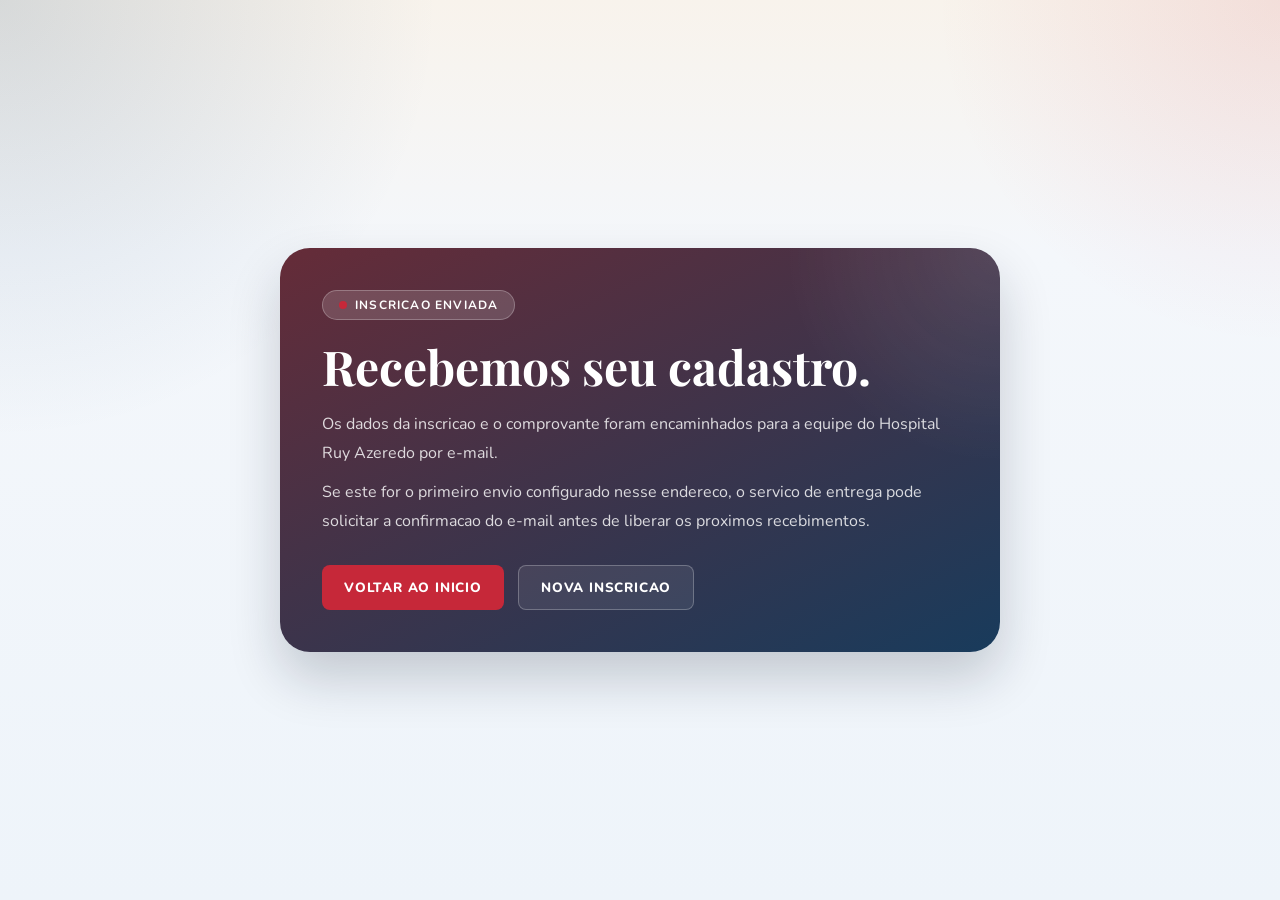
<file: payment-success.html>
<!DOCTYPE html>
<html lang="pt-BR">
<head>
  <meta charset="UTF-8">
  <meta name="viewport" content="width=device-width, initial-scale=1.0">
  <title>Inscricao enviada | Hospital Ruy Azeredo</title>
  <link rel="icon" type="image/svg+xml" href="data:image/svg+xml,%3Csvg xmlns='http://www.w3.org/2000/svg' viewBox='0 0 24 24'%3E%3Cpath fill='%23c62839' d='M12 21s-6.7-4.4-9.2-8.3C.8 9.8 2 5.8 5.7 4.5c2.2-.8 4.5.1 6.3 2.3 1.8-2.2 4.1-3.1 6.3-2.3 3.7 1.3 4.9 5.3 2.9 8.2C18.7 16.6 12 21 12 21Z'/%3E%3C/svg%3E">
  <link href="https://fonts.googleapis.com/css2?family=Nunito:wght@300;400;600;700;800&family=Playfair+Display:wght@400;600&display=swap" rel="stylesheet">
  <link rel="stylesheet" href="styles.css">
</head>
<body class="payment-body">
  <main class="success-page">
    <section class="success-card">
      <div class="hero-badge">
        <span class="badge-dot"></span>
        <span>Inscricao enviada</span>
      </div>
      <h1>Recebemos seu cadastro.</h1>
      <p>Os dados da inscricao e o comprovante foram encaminhados para a equipe do Hospital Ruy Azeredo por e-mail.</p>
      <p>Se este for o primeiro envio configurado nesse endereco, o servico de entrega pode solicitar a confirmacao do e-mail antes de liberar os proximos recebimentos.</p>
      <div class="success-actions">
        <a class="btn-primary" href="index.html#top">Voltar ao inicio</a>
        <a class="btn-secondary" href="payment.html">Nova inscricao</a>
      </div>
    </section>
  </main>
</body>
</html>
</file>
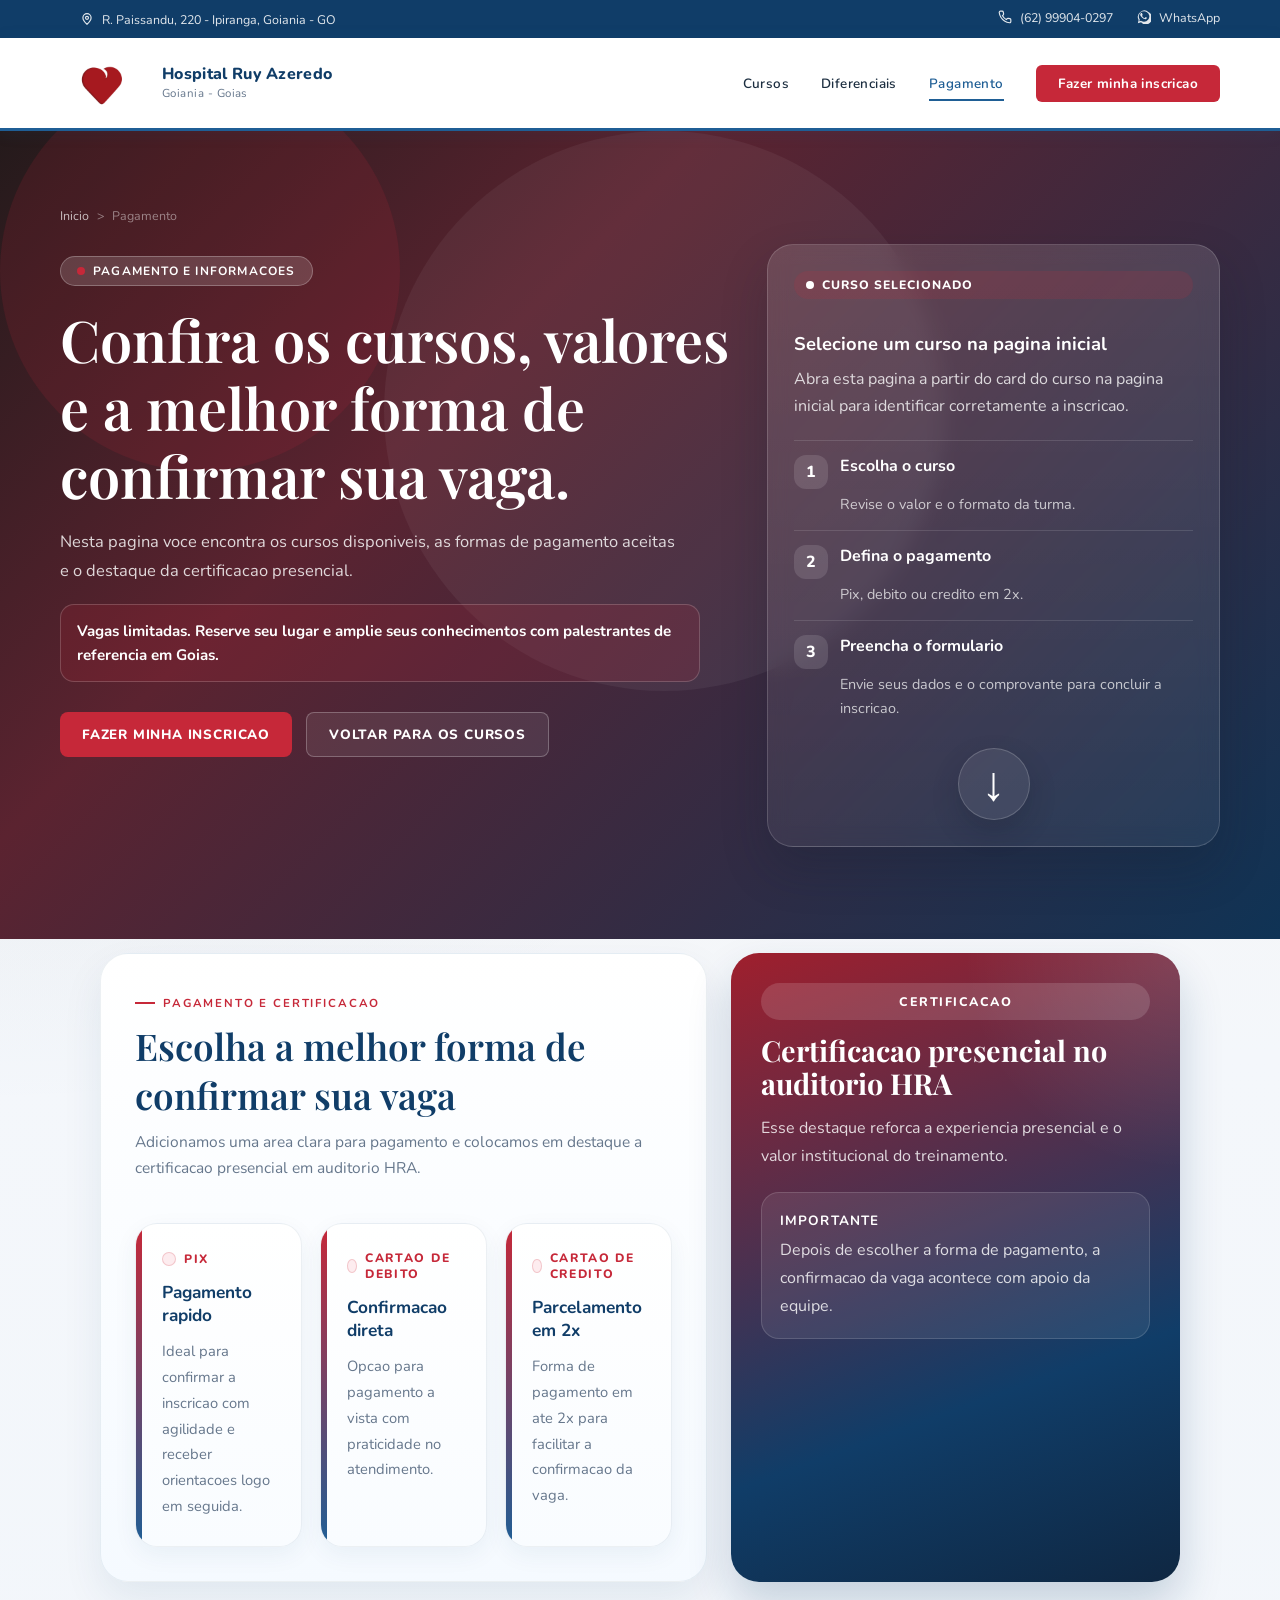
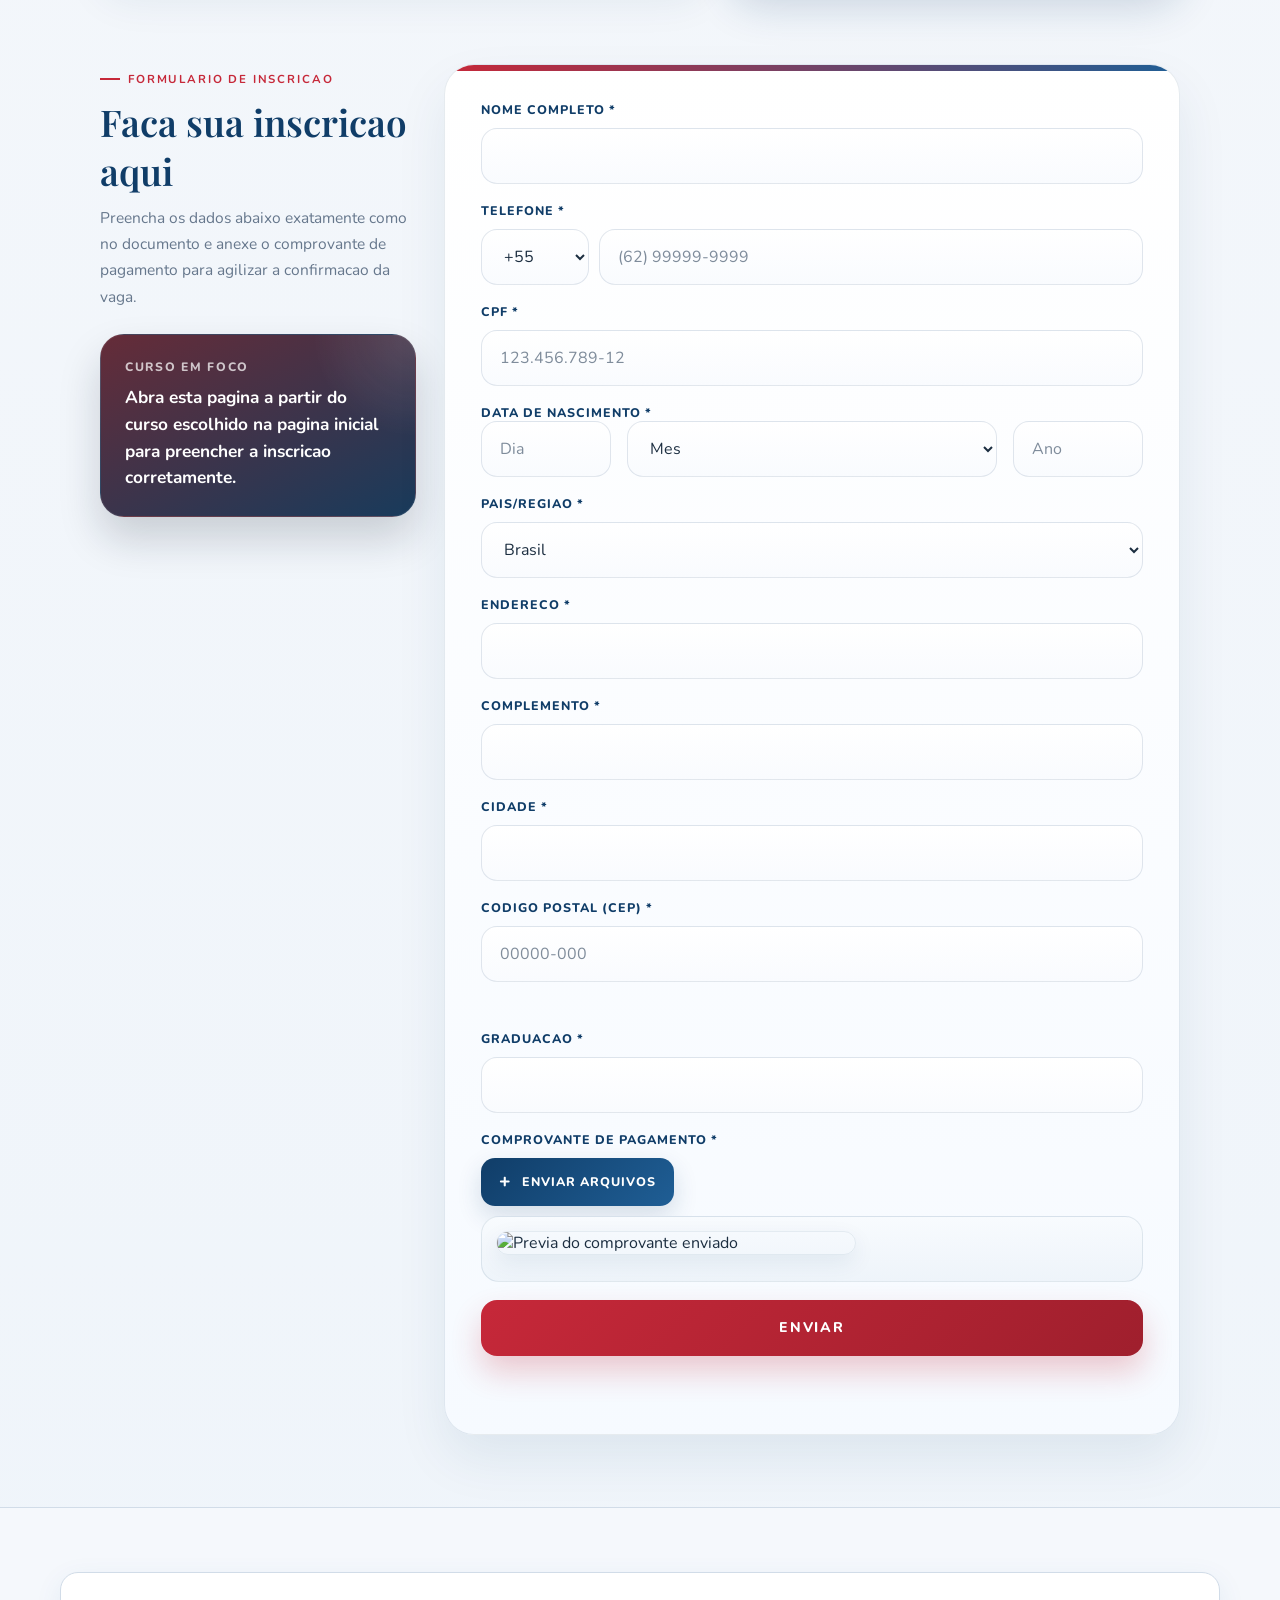
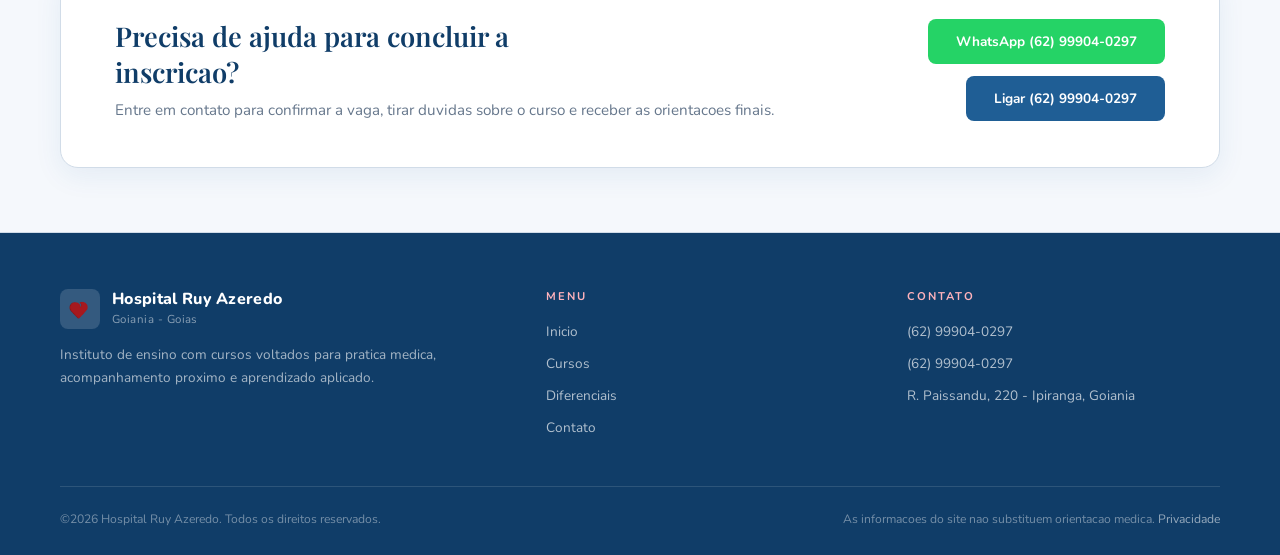
<file: payment.html>
<!DOCTYPE html>
<html lang="pt-BR">
<head>
  <meta charset="UTF-8">
  <meta name="viewport" content="width=device-width, initial-scale=1.0">
  <title>Pagamento | Hospital Ruy Azeredo</title>
  <link rel="icon" type="image/svg+xml" href="data:image/svg+xml,%3Csvg xmlns='http://www.w3.org/2000/svg' viewBox='0 0 24 24'%3E%3Cpath fill='%23c62839' d='M12 21s-6.7-4.4-9.2-8.3C.8 9.8 2 5.8 5.7 4.5c2.2-.8 4.5.1 6.3 2.3 1.8-2.2 4.1-3.1 6.3-2.3 3.7 1.3 4.9 5.3 2.9 8.2C18.7 16.6 12 21 12 21Z'/%3E%3C/svg%3E">
  <link href="https://fonts.googleapis.com/css2?family=Nunito:wght@300;400;600;700;800&family=Playfair+Display:wght@400;600&display=swap" rel="stylesheet">
  <link rel="stylesheet" href="styles.css">
</head>
<body id="top" class="payment-body">
  <div class="topbar">
    <a class="topbar-item" id="topbar-address-link" href="https://www.google.com/maps/search/?api=1&query=R.%20Paissandu%2C%20220%20-%20Ipiranga%2C%20Goiania%20-%20GO" target="_blank" rel="noopener noreferrer">
      <svg viewBox="0 0 24 24" fill="none" stroke="currentColor" stroke-width="2" aria-hidden="true"><path d="M12 21s7-6.2 7-11.2A7 7 0 0 0 5 9.8C5 14.8 12 21 12 21Z"></path><circle cx="12" cy="10" r="2.6"></circle></svg>
      <span id="topbar-address-text">R. Paissandu, 220 - Ipiranga, Goiania - GO</span>
    </a>
    <div>
      <a class="topbar-item" id="topbar-phone-link" href="tel:+5562999040297">
        <svg viewBox="0 0 24 24" fill="none" stroke="currentColor" stroke-width="2" aria-hidden="true"><path d="M22 16.9v3a2 2 0 0 1-2.2 2 19.8 19.8 0 0 1-8.6-3.1 19.5 19.5 0 0 1-6-6A19.8 19.8 0 0 1 2.1 4.2 2 2 0 0 1 4.1 2h3a2 2 0 0 1 2 1.7l.5 3a2 2 0 0 1-.6 1.8L7.7 9.8a16 16 0 0 0 6.5 6.5l1.3-1.3a2 2 0 0 1 1.8-.6l3 .5A2 2 0 0 1 22 16.9Z"></path></svg>
        <span id="topbar-phone-text">(62) 99904-0297</span>
      </a>
      <a class="topbar-item" id="topbar-whatsapp-link" href="https://wa.me/5562999040297" target="_blank" rel="noopener noreferrer">
        <svg viewBox="0 0 24 24" fill="currentColor" aria-hidden="true"><path d="M20 3.9A11 11 0 0 0 2.8 17.1L1.5 22.5l5.5-1.3A11 11 0 1 0 20 3.9Zm-8 16.2a9 9 0 0 1-4.6-1.3l-.3-.2-3.2.8.9-3.1-.2-.3A9 9 0 1 1 12 20.1Zm5-6.7c-.3-.2-1.8-.9-2.1-1s-.5-.2-.7.2-.8 1-1 1.1-.4.2-.7 0a7.4 7.4 0 0 1-2.2-1.3 8.4 8.4 0 0 1-1.6-2c-.2-.3 0-.5.1-.7l.5-.6c.1-.1.2-.3.3-.5a.6.6 0 0 0 0-.6c-.1-.2-.7-1.7-1-2.3-.2-.6-.5-.5-.7-.5h-.6a1.1 1.1 0 0 0-.8.4 3.3 3.3 0 0 0-1 2.4c0 1.4 1 2.7 1.2 2.9.1.2 2 3 4.8 4.1 2.8 1.1 2.8.7 3.3.7.5 0 1.8-.7 2-1.4.3-.7.3-1.3.2-1.4-.1-.2-.3-.2-.6-.4Z"></path></svg>
        <span id="topbar-whatsapp-text">WhatsApp</span>
      </a>
    </div>
  </div>

  <nav>
    <a class="nav-logo" href="index.html#top">
      <div class="logo-icon">
        <img src="logo.png" alt="Logo do Hospital Ruy Azeredo">
      </div>
      <div class="logo-text">
        <strong>Hospital Ruy Azeredo</strong>
        <span>Goiania - Goias</span>
      </div>
    </a>
    <ul class="nav-links">
      <li><a href="index.html#turmas">Cursos</a></li>
      <li><a href="index.html#diferenciais">Diferenciais</a></li>
      <li><a href="#payment-methods-section" class="active">Pagamento</a></li>
      <li><a href="#payment-form" class="nav-btn">Fazer minha inscricao</a></li>
    </ul>
  </nav>

  <header class="hero payment-hero">
    <div class="hero-inner payment-hero-inner">
      <div class="breadcrumb">
        <a href="index.html#top">Inicio</a>
        <span>&gt;</span>
        <span>Pagamento</span>
      </div>
      <div class="payment-hero-grid">
        <div class="payment-hero-copy">
          <div class="hero-badge">
            <span class="badge-dot"></span>
            <span>Pagamento e informacoes</span>
          </div>
          <h1 id="payment-hero-title">Confira os cursos, valores e a melhor forma de confirmar sua vaga.</h1>
          <p class="hero-sub" id="payment-hero-subtitle">Nesta pagina voce encontra os cursos disponiveis, as formas de pagamento aceitas e o destaque da certificacao presencial.</p>
          <p class="hero-alert" id="payment-hero-alert">Vagas limitadas. Reserve seu lugar e fale com a equipe para concluir sua inscricao com mais agilidade.</p>
          <div class="hero-actions">
            <a class="btn-primary" href="#payment-form">Fazer minha inscricao</a>
            <a class="btn-secondary" href="index.html#turmas">Voltar para os cursos</a>
          </div>
        </div>
        <aside class="payment-summary-card">
          <div class="selected-course-chip">Curso selecionado</div>
          <div class="payment-page-panel-copy">
            <strong id="selected-course-title">Escolha um curso abaixo</strong>
            <p id="selected-course-description">Ao vir da pagina inicial, o curso clicado fica em destaque aqui para facilitar a consulta de valor e condicoes.</p>
          </div>
          <div class="payment-summary-steps">
            <div class="payment-step">
              <span>1</span>
              <strong>Escolha o curso</strong>
              <p>Revise o valor e o formato da turma.</p>
            </div>
            <div class="payment-step">
              <span>2</span>
              <strong>Defina o pagamento</strong>
              <p>Pix, debito ou credito em 2x.</p>
            </div>
            <div class="payment-step">
              <span>3</span>
              <strong>Preencha o formulario</strong>
              <p>Envie seus dados e o comprovante para concluir a inscricao.</p>
            </div>
          </div>
          <a class="payment-summary-arrow" href="#payment-form" aria-label="Ir para o formulario de inscricao">
            <span>&darr;</span>
          </a>
        </aside>
      </div>
    </div>
  </header>

  <main class="payment-main">
    <section class="section payment-section" id="payment-methods-section">
      <div class="payment-panel-shell">
        <div class="payment-panel-main">
          <div class="section-label" id="payment-label">Pagamento e certificacao</div>
          <h2 class="section-title" id="payment-title">Escolha a melhor forma de confirmar sua vaga</h2>
          <p class="section-sub" id="payment-subtitle">Adicionamos uma area clara para pagamento e colocamos em destaque a certificacao presencial em auditorio HRA.</p>
          <div class="payment-methods-grid" id="payment-methods"></div>
        </div>
        <div class="payment-spotlight">
          <div class="payment-highlight-badge">Certificacao</div>
          <h3 id="payment-certification-title">Certificacao presencial no auditorio HRA</h3>
          <p id="payment-certification-text">Esse destaque reforca a experiencia presencial e o valor institucional do treinamento.</p>
          <div class="payment-spotlight-note">
            <strong>Importante</strong>
            <p>Depois de escolher a forma de pagamento, a confirmacao da vaga acontece com apoio da equipe.</p>
          </div>
        </div>
      </div>
    </section>

    <section class="section payment-form-section" id="payment-form">
      <div class="payment-form-shell">
        <div class="payment-form-intro">
          <div class="section-label">Formulario de inscricao</div>
          <h2 class="section-title">Faca sua inscricao aqui</h2>
          <p class="section-sub">Preencha os dados abaixo exatamente como no documento e anexe o comprovante de pagamento para agilizar a confirmacao da vaga.</p>
          <div class="payment-form-course-pill">
            <span>Curso em foco</span>
            <strong id="payment-form-course-text">Abra esta pagina a partir do curso escolhido na pagina inicial para preencher a inscricao corretamente.</strong>
          </div>
        </div>

        <div class="payment-form-card">
          <form class="enrollment-form" id="enrollment-form" action="https://formsubmit.co/institutodeensinoruyazeredo@gmail.com" method="POST" enctype="multipart/form-data" novalidate>
            <input type="hidden" id="course-selected-input" name="cursoSelecionado">
            <input type="hidden" id="form-subject-input" name="_subject" value="Nova inscricao - Hospital Ruy Azeredo">
            <input type="hidden" name="_next" value="payment-success.html">
            <input type="hidden" name="_template" value="table">
            <input type="text" name="_honey" tabindex="-1" autocomplete="off" class="form-honeypot" aria-hidden="true">

            <div class="form-group">
              <label for="full-name">Nome Completo *</label>
              <input id="full-name" name="nomeCompleto" type="text" autocomplete="name" pattern="[A-Za-zÀ-ÿ' ]{3,}" title="Digite apenas letras e espacos." maxlength="120" required>
            </div>

            <div class="form-group">
              <label for="phone-number">Telefone *</label>
              <div class="phone-field">
                <select id="phone-ddi" name="ddi" aria-label="Codigo do pais">
                  <option value="+55" selected>+55</option>
                  <option value="+1">+1</option>
                  <option value="+351">+351</option>
                </select>
                <input id="phone-number" name="telefone" type="tel" inputmode="numeric" autocomplete="tel" placeholder="(62) 99999-9999" maxlength="16" required>
              </div>
            </div>

            <div class="form-group">
              <label for="cpf-number">CPF *</label>
              <input id="cpf-number" name="cpf" type="text" inputmode="numeric" autocomplete="off" placeholder="123.456.789-12" pattern="\d{3}\.\d{3}\.\d{3}-\d{2}" title="Use o formato 123.456.789-12." maxlength="14" required>
            </div>

            <fieldset class="form-group">
              <legend>Data de Nascimento *</legend>
              <div class="form-row birth-row">
                <input id="birth-day" name="diaNascimento" type="text" inputmode="numeric" placeholder="Dia" pattern="0?[1-9]|[12][0-9]|3[01]" title="Informe um dia valido." maxlength="2" required>
                <select id="birth-month" name="mesNascimento" required>
                  <option value="">Mes</option>
                  <option value="Janeiro">Janeiro</option>
                  <option value="Fevereiro">Fevereiro</option>
                  <option value="Marco">Marco</option>
                  <option value="Abril">Abril</option>
                  <option value="Maio">Maio</option>
                  <option value="Junho">Junho</option>
                  <option value="Julho">Julho</option>
                  <option value="Agosto">Agosto</option>
                  <option value="Setembro">Setembro</option>
                  <option value="Outubro">Outubro</option>
                  <option value="Novembro">Novembro</option>
                  <option value="Dezembro">Dezembro</option>
                </select>
                <input id="birth-year" name="anoNascimento" type="text" inputmode="numeric" placeholder="Ano" pattern="\d{4}" title="Informe o ano com 4 digitos." maxlength="4" required>
              </div>
            </fieldset>

            <div class="form-group">
              <label for="country-region">Pais/regiao *</label>
              <select id="country-region" name="paisRegiao" required>
                <option value="">Selecione</option>
                <option value="Brasil" selected>Brasil</option>
                <option value="Portugal">Portugal</option>
                <option value="Estados Unidos">Estados Unidos</option>
              </select>
            </div>

            <div class="form-group">
              <label for="address-line">Endereco *</label>
              <input id="address-line" name="endereco" type="text" autocomplete="street-address" maxlength="150" required>
            </div>

            <div class="form-group">
              <label for="address-complement">Complemento *</label>
              <input id="address-complement" name="complemento" type="text" autocomplete="address-line2" maxlength="80" required>
            </div>

            <div class="form-group">
              <label for="city-name">Cidade *</label>
              <input id="city-name" name="cidade" type="text" autocomplete="address-level2" pattern="[A-Za-zÀ-ÿ' -]{2,}" title="Digite apenas letras e espacos." maxlength="80" required>
            </div>

            <div class="form-group">
              <label for="postal-code">Codigo postal (CEP) *</label>
              <input id="postal-code" name="cep" type="text" inputmode="numeric" autocomplete="postal-code" placeholder="00000-000" pattern="\d{5}-\d{3}" title="Use o formato 00000-000." maxlength="9" required>
              <p class="field-feedback" id="postal-code-feedback" aria-live="polite"></p>
            </div>

            <div class="form-group">
              <label for="graduation">Graduacao *</label>
              <input id="graduation" name="graduacao" type="text" autocomplete="organization-title" pattern="[A-Za-zÀ-ÿ0-9' .,-]{2,}" title="Use letras e, se precisar, numeros e pontuacao simples." maxlength="120" required>
            </div>

            <div class="form-group">
              <label for="payment-proof">Comprovante de Pagamento *</label>
              <label class="file-upload" for="payment-proof">
                <span>+</span>
                <span id="payment-proof-text">Enviar arquivos</span>
              </label>
              <input id="payment-proof" name="attachment" type="file" accept=".pdf,.png,.jpg,.jpeg,.webp" required>
              <div class="upload-preview" id="payment-proof-preview" hidden>
                <img id="payment-proof-image" alt="Previa do comprovante enviado">
                <p id="payment-proof-preview-text"></p>
              </div>
            </div>

            <button class="form-submit" type="submit">Enviar</button>
            <p class="form-feedback" id="enrollment-form-feedback" aria-live="polite"></p>
          </form>
        </div>
      </div>
    </section>
  </main>

  <section class="cta-section payment-cta-section">
    <div class="cta-inner payment-cta-inner">
      <div class="cta-text">
        <h3>Precisa de ajuda para concluir a inscricao?</h3>
        <p>Entre em contato para confirmar a vaga, tirar duvidas sobre o curso e receber as orientacoes finais.</p>
      </div>
      <div class="cta-actions">
        <a class="btn-whatsapp" id="cta-whatsapp-link" href="https://wa.me/5562999040297" target="_blank" rel="noopener noreferrer"><span id="cta-whatsapp-text">WhatsApp (62) 99904-0297</span></a>
        <a class="btn-phone" id="cta-phone-link" href="tel:+5562999040297"><span id="cta-phone-text">Ligar (62) 99904-0297</span></a>
      </div>
    </div>
  </section>

  <footer>
    <div class="footer-grid">
      <div class="footer-brand">
        <div class="nav-logo">
          <div class="logo-icon" style="width:40px;height:40px;background:rgba(255,255,255,0.15);border-radius:8px;overflow:hidden;display:flex;align-items:center;justify-content:center;">
            <img src="logo.png" alt="Logo do Hospital Ruy Azeredo" style="width:100%;height:100%;object-fit:cover;display:block;">
          </div>
          <div class="logo-text">
            <strong>Hospital Ruy Azeredo</strong>
            <span>Goiania - Goias</span>
          </div>
        </div>
        <p id="footer-description">Instituto de ensino com cursos voltados para pratica medica, acompanhamento proximo e aprendizado aplicado.</p>
      </div>
      <div class="footer-col">
        <h4>Menu</h4>
        <ul>
          <li><a href="index.html#top">Inicio</a></li>
          <li><a href="index.html#turmas">Cursos</a></li>
          <li><a href="index.html#diferenciais">Diferenciais</a></li>
          <li><a href="index.html#contato">Contato</a></li>
        </ul>
      </div>
      <div class="footer-col">
        <h4>Contato</h4>
        <ul>
          <li><a id="footer-phone-link" href="tel:+5562999040297"><span id="footer-phone-text">(62) 99904-0297</span></a></li>
          <li><a id="footer-whatsapp-link" href="https://wa.me/5562999040297" target="_blank" rel="noopener noreferrer"><span id="footer-whatsapp-text">(62) 99904-0297</span></a></li>
          <li><a id="footer-address-link" href="https://www.google.com/maps/search/?api=1&query=R.%20Paissandu%2C%20220%20-%20Ipiranga%2C%20Goiania" target="_blank" rel="noopener noreferrer"><span id="footer-address-text">R. Paissandu, 220 - Ipiranga, Goiania</span></a></li>
        </ul>
      </div>
    </div>
    <div class="footer-bottom">
      <span>&copy;2026 Hospital Ruy Azeredo. Todos os direitos reservados.</span>
      <span>As informacoes do site nao substituem orientacao medica. <a href="#">Privacidade</a></span>
    </div>
  </footer>

  <script src="embed-navigation.js"></script>
  <script src="site-data.js"></script>
  <script src="payment-render.js"></script>
</body>
</html>
</file>
<file: styles.css>
*, *::before, *::after { box-sizing: border-box; margin: 0; padding: 0; }

:root {
  --blue: #1f5e95;
  --blue-dark: #103d68;
  --blue-light: #e7f0f8;
  --red: #c62839;
  --red-dark: #9f1f2d;
  --red-light: #fdecef;
  --white: #ffffff;
  --off-white: #f5f8fc;
  --gray: #66778c;
  --gray-light: #dde5ee;
  --text: #1c2e40;
  --border: #d1dce8;
  --shadow: 0 18px 44px rgba(16, 61, 104, 0.12);
}

html { scroll-behavior: smooth; }

body {
  font-family: 'Nunito', sans-serif;
  background: var(--off-white);
  color: var(--text);
  overflow-x: hidden;
}

body.payment-body {
  background:
    radial-gradient(circle at top right, rgba(198, 40, 57, 0.1), transparent 22%),
    radial-gradient(circle at top left, rgba(16, 61, 104, 0.14), transparent 28%),
    linear-gradient(180deg, #f8f3ec 0%, #f4f7fb 28%, #eef4fa 100%);
}

a { color: inherit; }

.topbar {
  background: var(--blue-dark);
  padding: 8px 60px;
  display: flex;
  align-items: center;
  justify-content: space-between;
}

.topbar span,
.topbar a {
  font-size: 0.78rem;
  color: rgba(255, 255, 255, 0.88);
  text-decoration: none;
}

.topbar-item {
  display: inline-flex;
  align-items: center;
  gap: 8px;
}

.topbar svg {
  width: 14px;
  height: 14px;
  flex-shrink: 0;
}

.topbar a { margin-left: 20px; }
.topbar a:hover { color: #fff; }

nav {
  position: sticky;
  top: 0;
  z-index: 100;
  background: var(--white);
  border-bottom: 3px solid var(--blue);
  display: flex;
  align-items: center;
  justify-content: space-between;
  padding: 0 60px;
  min-height: 86px;
  box-shadow: 0 2px 16px rgba(26, 95, 150, 0.1);
}

.nav-logo {
  display: flex;
  align-items: center;
  gap: 12px;
  text-decoration: none;
}

nav .logo-icon {
  width: 90px;
  height: 90px;
  border-radius: 8px;
  overflow: hidden;
  flex-shrink: 0;
}

nav .logo-icon img {
  width: 100%;
  height: 100%;
  object-fit: cover;
  display: block;
}

.logo-text { line-height: 1.15; }

.logo-text strong {
  display: block;
  font-size: 1rem;
  font-weight: 800;
  color: var(--blue-dark);
  letter-spacing: 0.02em;
}

.logo-text span {
  font-size: 0.72rem;
  color: var(--gray);
  font-weight: 400;
  letter-spacing: 0.04em;
}

.nav-links {
  display: flex;
  gap: 32px;
  list-style: none;
  align-items: center;
}

.nav-links a {
  font-size: 0.84rem;
  font-weight: 600;
  letter-spacing: 0.03em;
  color: var(--text);
  text-decoration: none;
  padding: 6px 0;
  border-bottom: 2px solid transparent;
  transition: color 0.2s, border-color 0.2s;
}

.nav-links a:hover,
.nav-links a.active {
  color: var(--blue);
  border-bottom-color: var(--blue);
}

.nav-btn {
  background: var(--red);
  color: white !important;
  border: none !important;
  padding: 9px 22px !important;
  border-radius: 6px !important;
  font-weight: 700 !important;
  transition: background 0.2s, transform 0.2s !important;
}

.nav-btn:hover {
  background: var(--red-dark) !important;
  transform: translateY(-1px);
}

.hero {
  background: linear-gradient(135deg, #0f3355 0%, var(--blue-dark) 42%, var(--blue) 100%);
  padding: 72px 60px 84px;
  position: relative;
  overflow: hidden;
}

.payment-hero {
  background:
    radial-gradient(circle at 85% 18%, rgba(255, 255, 255, 0.16), transparent 0, transparent 22%),
    linear-gradient(135deg, #241a1b 0%, #5b2330 34%, #0f3355 100%);
  padding: 76px 60px 92px;
}

.payment-hero::before {
  content: '';
  position: absolute;
  inset: 0;
  width: auto;
  height: auto;
  border-radius: 0;
  pointer-events: none;
  background-image: radial-gradient(circle at 900px 115px, rgba(241, 194, 125, 0.12) 0 210px, transparent 211px);
  background-repeat: repeat-x;
  background-size: 1060px 100%;
  animation: paymentOrbDriftTop 92s linear infinite;
}

.payment-hero::after {
  content: '';
  position: absolute;
  inset: 0;
  width: auto;
  height: auto;
  border-radius: 0;
  pointer-events: none;
  background-image: radial-gradient(circle at 520px 76%, rgba(255, 255, 255, 0.04) 0 290px, transparent 291px);
  background-repeat: repeat-x;
  background-size: 1180px 100%;
  animation: paymentOrbDriftBottom 118s linear infinite;
}

.hero::before {
  content: '';
  position: absolute;
  top: -60px;
  right: -60px;
  width: 400px;
  height: 400px;
  border-radius: 50%;
  background: rgba(198, 40, 57, 0.14);
}

.hero::after {
  content: '';
  position: absolute;
  bottom: -80px;
  left: 30%;
  width: 560px;
  height: 560px;
  border-radius: 50%;
  background: rgba(255, 255, 255, 0.05);
}

@keyframes heroOrbDriftTop {
  from {
    background-position-x: 0;
  }
  to {
    background-position-x: 980px;
  }
}

@keyframes heroOrbDriftBottom {
  from {
    background-position-x: 0;
  }
  to {
    background-position-x: 1120px;
  }
}

@keyframes paymentOrbDriftTop {
  from {
    background-position-x: 0;
  }
  to {
    background-position-x: 1060px;
  }
}

@keyframes paymentOrbDriftBottom {
  from {
    background-position-x: 0;
  }
  to {
    background-position-x: 1180px;
  }
}

.hero:not(.payment-hero)::before,
.hero:not(.payment-hero)::after {
  content: '';
  position: absolute;
  inset: 0;
  pointer-events: none;
}

.hero:not(.payment-hero)::before {
  background-image: radial-gradient(circle at 820px 110px, rgba(198, 40, 57, 0.12) 0 205px, transparent 206px);
  background-repeat: repeat-x;
  background-size: 980px 100%;
  animation: heroOrbDriftTop 82s linear infinite;
}

.hero:not(.payment-hero)::after {
  background-image: radial-gradient(circle at 420px 76%, rgba(255, 255, 255, 0.05) 0 280px, transparent 281px);
  background-repeat: repeat-x;
  background-size: 1120px 100%;
  animation: heroOrbDriftBottom 104s linear infinite;
}

@media (prefers-reduced-motion: reduce) {
  .payment-hero::before,
  .payment-hero::after,
  .hero:not(.payment-hero)::before,
  .hero:not(.payment-hero)::after {
    animation: none;
  }
}

.hero-inner {
  max-width: 1200px;
  margin: 0 auto;
  position: relative;
  z-index: 2;
}

.payment-hero-inner {
  max-width: 1260px;
}

.hero-grid {
  display: grid;
  grid-template-columns: minmax(0, 1.25fr) minmax(290px, 0.75fr);
  gap: 34px;
  align-items: end;
}

.payment-hero-grid {
  display: grid;
  grid-template-columns: minmax(0, 1.2fr) minmax(340px, 0.8fr);
  gap: 28px;
  align-items: stretch;
}

.payment-hero-copy {
  padding: 12px 0 0;
}

.breadcrumb {
  display: flex;
  align-items: center;
  gap: 8px;
  font-size: 0.78rem;
  color: rgba(255, 255, 255, 0.65);
  margin-bottom: 20px;
}

.breadcrumb a {
  color: rgba(255, 255, 255, 0.7);
  text-decoration: none;
}

.breadcrumb a:hover { color: white; }
.breadcrumb span { color: rgba(255, 255, 255, 0.45); }

.hero-badge {
  display: inline-flex;
  align-items: center;
  gap: 8px;
  background: rgba(255, 255, 255, 0.15);
  border: 1px solid rgba(255, 255, 255, 0.25);
  border-radius: 999px;
  padding: 6px 16px;
  font-size: 0.75rem;
  font-weight: 700;
  color: white;
  letter-spacing: 0.1em;
  text-transform: uppercase;
  margin-bottom: 20px;
}

.badge-dot {
  width: 8px;
  height: 8px;
  border-radius: 50%;
  background: var(--red);
}

.hero h1 {
  font-family: 'Playfair Display', serif;
  font-size: clamp(2.2rem, 4.5vw, 3.6rem);
  font-weight: 600;
  line-height: 1.18;
  color: white;
  max-width: 700px;
  margin-bottom: 18px;
}

.hero-sub {
  font-size: 1.03rem;
  line-height: 1.75;
  color: rgba(255, 255, 255, 0.82);
  max-width: 620px;
}

.hero-alert {
  margin-top: 18px;
  max-width: 640px;
  padding: 14px 16px;
  border-radius: 14px;
  background: rgba(198, 40, 57, 0.16);
  border: 1px solid rgba(255, 255, 255, 0.18);
  color: white;
  font-size: 0.95rem;
  font-weight: 700;
  line-height: 1.6;
}

.hero-actions {
  display: flex;
  gap: 14px;
  flex-wrap: wrap;
  margin-top: 30px;
}

.btn-primary,
.btn-secondary {
  display: inline-flex;
  align-items: center;
  justify-content: center;
  padding: 12px 22px;
  border-radius: 8px;
  font-size: 0.84rem;
  font-weight: 800;
  letter-spacing: 0.06em;
  text-transform: uppercase;
  text-decoration: none;
  transition: transform 0.2s, background 0.2s, border-color 0.2s;
}

.btn-primary {
  background: var(--red);
  color: white;
}

.btn-primary:hover {
  background: var(--red-dark);
  transform: translateY(-1px);
}

.btn-secondary {
  background: rgba(255, 255, 255, 0.08);
  color: white;
  border: 1px solid rgba(255, 255, 255, 0.25);
}

.btn-secondary:hover {
  background: rgba(255, 255, 255, 0.16);
  transform: translateY(-1px);
}

.hero-panel {
  background: rgba(255, 255, 255, 0.12);
  border: 1px solid rgba(255, 255, 255, 0.16);
  border-radius: 18px;
  padding: 24px;
  backdrop-filter: blur(8px);
  box-shadow: 0 18px 36px rgba(10, 36, 61, 0.18);
}

.payment-summary-card {
  border-radius: 26px;
  padding: 26px;
  background:
    linear-gradient(180deg, rgba(255, 255, 255, 0.12) 0%, rgba(255, 255, 255, 0.06) 100%);
  border: 1px solid rgba(255, 255, 255, 0.16);
  box-shadow: 0 22px 46px rgba(17, 27, 43, 0.22);
  backdrop-filter: blur(10px);
  display: grid;
  gap: 20px;
}

.hero-panel h3 {
  color: white;
  font-size: 1.05rem;
  margin-bottom: 14px;
}

.hero-panel p,
.hero-panel li {
  color: rgba(255, 255, 255, 0.78);
  font-size: 0.92rem;
  line-height: 1.7;
}

.hero-panel ul {
  list-style: none;
  display: grid;
  gap: 12px;
}

.hero-panel li {
  padding-left: 18px;
  position: relative;
}

.hero-panel li::before {
  content: '';
  position: absolute;
  left: 0;
  top: 11px;
  width: 7px;
  height: 7px;
  border-radius: 50%;
  background: var(--red);
}

.hero-stats {
  display: flex;
  gap: 40px;
  margin-top: 44px;
  flex-wrap: wrap;
}

.stat-num {
  font-size: 2rem;
  font-weight: 800;
  color: white;
  line-height: 1;
}

.stat-label {
  font-size: 0.78rem;
  color: rgba(255, 255, 255, 0.68);
  margin-top: 6px;
}

.section {
  max-width: 1200px;
  margin: 0 auto;
  padding: 72px 60px;
}

#turmas {
  position: relative;
  isolation: isolate;
  overflow: visible;
}

#turmas::before,
#turmas::after {
  content: '';
  position: absolute;
  z-index: -1;
  pointer-events: none;
  filter: blur(14px);
  opacity: 0.8;
}

#turmas::before {
  top: 70px;
  left: -180px;
  width: 460px;
  height: 460px;
  border-radius: 54% 46% 58% 42% / 45% 58% 42% 55%;
  background:
    radial-gradient(circle at 35% 35%, rgba(198, 40, 57, 0.28) 0 34%, rgba(198, 40, 57, 0.16) 35% 62%, transparent 63%),
    radial-gradient(circle at 70% 68%, rgba(159, 31, 45, 0.2) 0 26%, transparent 27%);
  transform: rotate(-16deg);
}

#turmas::after {
  right: -150px;
  bottom: -10px;
  width: 400px;
  height: 400px;
  border-radius: 42% 58% 44% 56% / 58% 42% 60% 40%;
  background:
    radial-gradient(circle at 42% 42%, rgba(198, 40, 57, 0.24) 0 36%, rgba(198, 40, 57, 0.12) 37% 66%, transparent 67%),
    radial-gradient(circle at 68% 28%, rgba(198, 40, 57, 0.16) 0 20%, transparent 21%);
  transform: rotate(14deg);
}

#turmas .section-label,
#turmas .section-title,
#turmas .section-sub,
#turmas .courses-grid {
  position: relative;
  z-index: 1;
}

.section-label {
  display: inline-flex;
  align-items: center;
  gap: 8px;
  font-size: 0.72rem;
  font-weight: 700;
  letter-spacing: 0.16em;
  text-transform: uppercase;
  color: var(--red);
  margin-bottom: 10px;
}

.section-label::before {
  content: '';
  display: block;
  width: 20px;
  height: 2px;
  background: var(--red);
}

.section-title {
  font-family: 'Playfair Display', serif;
  font-size: clamp(1.8rem, 3vw, 2.3rem);
  font-weight: 600;
  color: var(--blue-dark);
  margin-bottom: 10px;
}

.section-sub {
  font-size: 0.97rem;
  color: var(--gray);
  max-width: 640px;
  line-height: 1.7;
  margin-bottom: 42px;
}

.info-grid,
.feature-grid,
.benefits-grid,
.process-grid,
.jobs-grid,
.stats-grid {
  display: grid;
  gap: 24px;
}

.info-grid,
.feature-grid,
.benefits-grid,
.jobs-grid,
.stats-grid {
  grid-template-columns: repeat(3, minmax(0, 1fr));
}

.process-grid { grid-template-columns: repeat(4, minmax(0, 1fr)); }

.info-card,
.feature-card,
.benefit-card,
.process-step,
.job-card,
.stat-card,
.contact-card {
  background: white;
  border: 1.5px solid var(--border);
  border-radius: 16px;
  padding: 26px;
  box-shadow: 0 8px 24px rgba(16, 61, 104, 0.06);
}

.info-card h3,
.feature-card h3,
.benefit-card h3,
.job-card h3,
.contact-card h3 {
  color: var(--blue-dark);
  font-size: 1.05rem;
  margin-bottom: 12px;
}

.info-card p,
.feature-card p,
.benefit-card p,
.job-card p,
.contact-card p,
.stat-card p,
.split-content p {
  color: var(--gray);
  line-height: 1.75;
  font-size: 0.95rem;
}

.eyebrow {
  display: inline-flex;
  align-items: center;
  gap: 8px;
  color: var(--red);
  font-size: 0.76rem;
  font-weight: 800;
  letter-spacing: 0.14em;
  text-transform: uppercase;
  margin-bottom: 14px;
}

.eyebrow::before {
  content: '';
  width: 14px;
  height: 14px;
  border-radius: 50%;
  background: var(--red-light);
  border: 1px solid rgba(198, 40, 57, 0.2);
}

.split-section {
  display: grid;
  grid-template-columns: minmax(0, 1.05fr) minmax(280px, 0.95fr);
  gap: 28px;
  align-items: stretch;
}

.split-content,
.split-panel {
  background: white;
  border: 1.5px solid var(--border);
  border-radius: 18px;
  padding: 34px;
  box-shadow: 0 10px 28px rgba(16, 61, 104, 0.06);
}

.split-panel {
  background: linear-gradient(180deg, #f9fbfe 0%, #eff5fa 100%);
}

.split-panel h3 {
  color: var(--blue-dark);
  margin-bottom: 18px;
}

.list-check {
  list-style: none;
  display: grid;
  gap: 14px;
}

.list-check li {
  color: var(--text);
  line-height: 1.6;
  padding-left: 26px;
  position: relative;
}

.list-check li::before {
  content: '';
  position: absolute;
  left: 0;
  top: 9px;
  width: 10px;
  height: 10px;
  border-radius: 50%;
  background: var(--red);
  box-shadow: 0 0 0 6px var(--red-light);
}

.stats-grid .stat-card { text-align: left; }

.stat-card strong {
  display: block;
  color: var(--blue-dark);
  font-size: 1.8rem;
  margin-bottom: 8px;
}

.process-step {
  position: relative;
  padding-top: 60px;
}

.process-step::before {
  content: attr(data-step);
  position: absolute;
  top: 22px;
  left: 24px;
  width: 28px;
  height: 28px;
  border-radius: 50%;
  background: var(--red-light);
  color: var(--red);
  display: flex;
  align-items: center;
  justify-content: center;
  font-size: 0.78rem;
  font-weight: 800;
}

.process-step h3 {
  color: var(--blue-dark);
  font-size: 1rem;
  margin-bottom: 10px;
}

.pill-list {
  display: flex;
  flex-wrap: wrap;
  gap: 10px;
}

.pill {
  background: var(--blue-light);
  color: var(--blue-dark);
  padding: 8px 14px;
  border-radius: 999px;
  font-size: 0.82rem;
  font-weight: 700;
}

.courses-grid {
  display: grid;
  grid-template-columns: repeat(auto-fit, minmax(260px, 1fr));
  gap: 24px;
}

.card {
  background: white;
  border: 1.5px solid var(--border);
  border-radius: 16px;
  overflow: hidden;
  display: flex;
  flex-direction: column;
  transition: transform 0.25s ease, box-shadow 0.25s ease, border-color 0.25s ease;
  min-height: 100%;
}

.card:hover {
  transform: translateY(-5px);
  box-shadow: var(--shadow);
  border-color: var(--blue);
}

.card.is-selected {
  transform: translateY(-5px);
  border-color: var(--red);
  box-shadow: 0 16px 40px rgba(198, 40, 57, 0.2);
}

.payment-body .card.is-selected {
  border-color: #8f4708;
  box-shadow: 0 18px 42px rgba(143, 71, 8, 0.24);
}

.card-img {
  position: relative;
  width: 100%;
  height: 210px;
  overflow: hidden;
  background: var(--blue-light);
}

.card-img img {
  width: 100%;
  height: 100%;
  object-fit: cover;
  transition: transform 0.45s ease;
}

.card:hover .card-img img { transform: scale(1.05); }

.card-tag {
  position: absolute;
  top: 12px;
  left: 12px;
  background: var(--red);
  color: white;
  font-size: 0.65rem;
  font-weight: 700;
  letter-spacing: 0.12em;
  text-transform: uppercase;
  padding: 5px 11px;
  border-radius: 999px;
}

.card-body {
  padding: 24px;
  flex: 1;
  display: flex;
  flex-direction: column;
  gap: 12px;
}

.card-actions {
  display: grid;
  gap: 10px;
  margin-top: auto;
}

.card-title {
  font-family: 'Playfair Display', serif;
  font-size: 1.12rem;
  font-weight: 600;
  color: var(--blue-dark);
  line-height: 1.35;
}

.card-meta {
  display: flex;
  flex-direction: column;
  gap: 7px;
}

.meta-row {
  display: flex;
  align-items: center;
  gap: 9px;
  font-size: 0.82rem;
  color: var(--gray);
}

.meta-icon {
  width: 15px;
  height: 15px;
  flex-shrink: 0;
  color: var(--red);
}

.btn-inscricao {
  display: block;
  margin-top: auto;
  padding: 12px 0;
  background: var(--red);
  color: white;
  font-size: 0.8rem;
  font-weight: 700;
  letter-spacing: 0.08em;
  text-transform: uppercase;
  text-decoration: none;
  border-radius: 8px;
  text-align: center;
  transition: background 0.2s, transform 0.2s;
}

.btn-inscricao:hover {
  background: var(--red-dark);
  transform: translateY(-1px);
}

.btn-info-curso {
  display: block;
  padding: 12px 0;
  border-radius: 10px;
  border: 1.5px solid var(--blue-light);
  background: #f5f9fd;
  color: var(--blue-dark);
  font-size: 0.8rem;
  font-weight: 700;
  letter-spacing: 0.08em;
  text-transform: uppercase;
  text-align: center;
  text-decoration: none;
  transition: transform 0.2s, background 0.2s, border-color 0.2s;
}

.btn-info-curso:hover {
  background: white;
  border-color: var(--blue);
  transform: translateY(-1px);
}

.payment-section {
  padding-top: 14px;
}

.payment-card {
  background: linear-gradient(180deg, #ffffff 0%, #f8fbfe 100%);
}

.payment-main {
  position: relative;
  z-index: 2;
}

.payment-course-section {
  margin-top: -42px;
  padding-top: 0;
}

.payment-course-section .courses-grid {
  grid-template-columns: repeat(auto-fit, minmax(290px, 1fr));
}

.payment-course-section .card {
  border-radius: 22px;
  overflow: hidden;
}

.payment-course-section .card-img {
  height: 236px;
}

.payment-panel-shell {
  display: grid;
  grid-template-columns: minmax(0, 1.15fr) minmax(290px, 0.85fr);
  gap: 24px;
  align-items: stretch;
}

.payment-panel-main {
  padding: 34px;
  border-radius: 28px;
  background: linear-gradient(180deg, rgba(255, 255, 255, 0.98) 0%, rgba(245, 250, 255, 0.98) 100%);
  border: 1px solid rgba(16, 61, 104, 0.08);
  box-shadow: 0 18px 40px rgba(16, 61, 104, 0.08);
}

.payment-methods-grid {
  display: grid;
  grid-template-columns: repeat(3, minmax(0, 1fr));
  gap: 18px;
}

.payment-methods-grid .payment-card {
  min-height: 100%;
  border-radius: 22px;
  border: 1px solid rgba(16, 61, 104, 0.08);
  background: linear-gradient(180deg, #ffffff 0%, #f9fcff 100%);
  position: relative;
  overflow: hidden;
}

.payment-methods-grid .payment-card::before {
  content: '';
  position: absolute;
  inset: 0 auto 0 0;
  width: 6px;
  background: linear-gradient(180deg, #c62839 0%, #1f5e95 100%);
}

.payment-methods-grid .payment-card h3 {
  font-size: 1.08rem;
}

.payment-methods-grid .payment-card p {
  font-size: 0.92rem;
}

.payment-spotlight {
  border-radius: 28px;
  padding: 30px;
  background:
    radial-gradient(circle at top right, rgba(255, 255, 255, 0.12), transparent 28%),
    linear-gradient(160deg, #9f1f2d 0%, #103d68 68%, #0f2742 100%);
  color: white;
  box-shadow: 0 22px 44px rgba(16, 61, 104, 0.2);
  display: grid;
  align-content: start;
  gap: 14px;
}

.payment-spotlight h3 {
  font-family: 'Playfair Display', serif;
  font-size: 1.8rem;
  line-height: 1.15;
}

.payment-spotlight p {
  color: rgba(255, 255, 255, 0.82);
  line-height: 1.75;
}

.payment-spotlight-note {
  margin-top: 8px;
  padding: 18px;
  border-radius: 18px;
  background: rgba(255, 255, 255, 0.08);
  border: 1px solid rgba(255, 255, 255, 0.14);
}

.payment-spotlight-note strong {
  display: block;
  font-size: 0.84rem;
  letter-spacing: 0.08em;
  text-transform: uppercase;
  margin-bottom: 6px;
}

.payment-highlight {
  margin-top: 26px;
  display: flex;
  align-items: center;
  gap: 18px;
  padding: 22px 24px;
  border-radius: 18px;
  background: linear-gradient(135deg, #103d68 0%, #1f5e95 100%);
  box-shadow: 0 16px 34px rgba(16, 61, 104, 0.18);
}

.payment-highlight-badge {
  flex-shrink: 0;
  display: inline-flex;
  align-items: center;
  justify-content: center;
  min-width: 118px;
  padding: 10px 14px;
  border-radius: 999px;
  background: rgba(255, 255, 255, 0.14);
  color: white;
  font-size: 0.78rem;
  font-weight: 800;
  letter-spacing: 0.12em;
  text-transform: uppercase;
}

.payment-highlight h3 {
  color: white;
  font-size: 1.18rem;
  margin-bottom: 8px;
}

.payment-highlight p {
  color: rgba(255, 255, 255, 0.82);
  line-height: 1.7;
}

.selected-course-chip {
  display: inline-flex;
  align-items: center;
  gap: 8px;
  padding: 6px 12px;
  border-radius: 999px;
  background: rgba(198, 40, 57, 0.15);
  color: white;
  font-size: 0.76rem;
  font-weight: 800;
  letter-spacing: 0.08em;
  text-transform: uppercase;
  margin-bottom: 12px;
}

.selected-course-chip::before {
  content: '';
  width: 8px;
  height: 8px;
  border-radius: 50%;
  background: white;
}

.payment-page-panel-copy {
  display: grid;
  gap: 10px;
}

.payment-page-panel-copy strong {
  color: white;
  font-size: 1.15rem;
}

.payment-page-panel-copy p {
  color: rgba(255, 255, 255, 0.8);
  line-height: 1.7;
}

.payment-summary-steps {
  display: grid;
  gap: 14px;
}

.payment-summary-arrow {
  display: flex;
  align-items: center;
  justify-content: center;
  margin-top: 2px;
  padding-top: 6px;
  text-decoration: none;
}

.payment-summary-arrow span {
  display: inline-flex;
  align-items: center;
  justify-content: center;
  width: 72px;
  height: 72px;
  border-radius: 999px;
  color: white;
  font-size: 3rem;
  font-weight: 800;
  line-height: 1;
  background: rgba(255, 255, 255, 0.08);
  border: 1px solid rgba(255, 255, 255, 0.18);
  box-shadow: 0 12px 28px rgba(10, 16, 26, 0.18);
  transition: transform 0.2s, background 0.2s;
}

.payment-summary-arrow:hover span {
  transform: translateY(3px);
  background: rgba(255, 255, 255, 0.14);
}

.payment-step {
  display: grid;
  grid-template-columns: 34px minmax(0, 1fr);
  gap: 12px;
  align-items: start;
  padding: 14px 0 0;
  border-top: 1px solid rgba(255, 255, 255, 0.12);
}

.payment-step span {
  width: 34px;
  height: 34px;
  display: inline-flex;
  align-items: center;
  justify-content: center;
  border-radius: 12px;
  background: rgba(255, 255, 255, 0.12);
  color: white;
  font-weight: 800;
  grid-row: 1 / span 2;
}

.payment-step strong {
  grid-column: 2;
  display: block;
  color: white;
  margin-bottom: 4px;
}

.payment-step p {
  grid-column: 2;
  color: rgba(255, 255, 255, 0.72);
  font-size: 0.9rem;
  line-height: 1.6;
}

.payment-cta-section {
  background: transparent;
  border: none;
  padding-top: 24px;
}

.payment-cta-inner {
  border-radius: 26px;
  background: linear-gradient(180deg, #ffffff 0%, #f8fbff 100%);
}

.payment-form-section {
  padding-top: 10px;
}

.payment-form-shell {
  display: grid;
  grid-template-columns: minmax(280px, 0.42fr) minmax(0, 0.98fr);
  gap: 28px;
  align-items: start;
}

.payment-form-intro {
  position: sticky;
  top: 112px;
}

.payment-form-intro .section-sub {
  margin-bottom: 24px;
}

.payment-form-course-pill {
  display: grid;
  gap: 10px;
  padding: 24px;
  border-radius: 24px;
  background:
    radial-gradient(circle at top right, rgba(255, 255, 255, 0.12), transparent 28%),
    linear-gradient(155deg, rgba(95, 35, 48, 0.96) 0%, rgba(15, 51, 85, 0.96) 100%);
  color: white;
  box-shadow: 0 22px 42px rgba(17, 27, 43, 0.18);
  border: 1px solid rgba(255, 255, 255, 0.08);
}

.payment-form-course-pill span {
  font-size: 0.76rem;
  font-weight: 800;
  letter-spacing: 0.14em;
  text-transform: uppercase;
  color: rgba(255, 255, 255, 0.72);
}

.payment-form-course-pill strong {
  font-size: 1.08rem;
  line-height: 1.55;
}

.payment-form-card {
  position: relative;
  overflow: hidden;
  background: linear-gradient(180deg, rgba(255, 255, 255, 0.98) 0%, rgba(246, 250, 255, 0.98) 100%);
  border: 1px solid rgba(16, 61, 104, 0.1);
  border-radius: 30px;
  padding: 36px;
  box-shadow: 0 24px 52px rgba(16, 61, 104, 0.08);
}

.payment-form-card::before {
  content: '';
  position: absolute;
  inset: 0 0 auto;
  height: 6px;
  background: linear-gradient(90deg, var(--red) 0%, var(--blue) 100%);
}

.enrollment-form {
  display: grid;
  gap: 18px;
}

.form-group {
  display: grid;
  gap: 10px;
}

.form-group label,
.form-group legend {
  font-size: 0.78rem;
  font-weight: 800;
  color: var(--blue-dark);
  letter-spacing: 0.08em;
  text-transform: uppercase;
}

.form-group fieldset,
.form-group legend,
fieldset.form-group {
  border: 0;
}

fieldset.form-group {
  padding: 0;
  margin: 0;
  min-inline-size: 0;
}

.enrollment-form input,
.enrollment-form select {
  width: 100%;
  min-height: 56px;
  border: 1.5px solid rgba(16, 61, 104, 0.12);
  border-radius: 16px;
  background: linear-gradient(180deg, #ffffff 0%, #f9fbfe 100%);
  color: var(--text);
  font: inherit;
  padding: 0 18px;
  transition: border-color 0.2s, box-shadow 0.2s, background 0.2s;
}

.enrollment-form input::placeholder {
  color: #7f8c9b;
}

.enrollment-form input:focus,
.enrollment-form select:focus {
  outline: none;
  border-color: var(--blue);
  background: white;
  box-shadow: 0 0 0 4px rgba(31, 94, 149, 0.12);
}

.form-row {
  display: grid;
  gap: 16px;
}

.birth-row {
  grid-template-columns: 130px minmax(0, 1fr) 130px;
}

.phone-field {
  display: grid;
  grid-template-columns: 108px minmax(0, 1fr);
  gap: 10px;
}

.file-upload {
  width: fit-content;
  display: inline-flex;
  align-items: center;
  gap: 10px;
  min-height: 48px;
  padding: 0 18px;
  background: linear-gradient(135deg, var(--blue-dark) 0%, var(--blue) 100%);
  color: white;
  border-radius: 14px;
  box-shadow: 0 10px 24px rgba(16, 61, 104, 0.16);
  cursor: pointer;
  font-size: 0.86rem;
  font-weight: 700;
  transition: background 0.2s, transform 0.2s;
}

.file-upload span {
  color: white;
}

.file-upload:hover {
  background: linear-gradient(135deg, #0d3254 0%, #174c7a 100%);
  transform: translateY(-1px);
}

.file-upload span:first-child {
  font-size: 1.2rem;
  line-height: 1;
}

.enrollment-form input[type="file"] {
  display: none;
}

.form-honeypot {
  position: absolute;
  left: -9999px;
  width: 1px;
  height: 1px;
  opacity: 0;
  pointer-events: none;
}

.upload-preview {
  display: grid;
  gap: 12px;
  padding: 14px;
  border-radius: 18px;
  background: linear-gradient(180deg, #f8fbfe 0%, #eef4fa 100%);
  border: 1px solid rgba(16, 61, 104, 0.1);
}

.upload-preview img {
  width: 100%;
  max-width: 360px;
  max-height: 240px;
  object-fit: cover;
  border-radius: 14px;
  border: 1px solid rgba(16, 61, 104, 0.08);
  box-shadow: 0 8px 22px rgba(16, 61, 104, 0.08);
}

.upload-preview p {
  color: var(--gray);
  font-size: 0.9rem;
  line-height: 1.6;
}

.form-submit {
  min-height: 56px;
  border: none;
  border-radius: 16px;
  background: linear-gradient(135deg, var(--red) 0%, var(--red-dark) 100%);
  color: white;
  font: inherit;
  font-size: 0.88rem;
  font-weight: 800;
  letter-spacing: 0.12em;
  text-transform: uppercase;
  box-shadow: 0 16px 30px rgba(198, 40, 57, 0.24);
  cursor: pointer;
  transition: background 0.2s, transform 0.2s;
}

.form-submit:hover {
  background: linear-gradient(135deg, #b52231 0%, #8f1c28 100%);
  transform: translateY(-1px);
}

.form-submit:disabled {
  opacity: 0.78;
  cursor: wait;
  transform: none;
}

.form-feedback {
  min-height: 24px;
  font-size: 0.9rem;
  line-height: 1.6;
  color: var(--gray);
  padding: 4px 2px 0;
}

.field-feedback {
  min-height: 20px;
  font-size: 0.82rem;
  line-height: 1.5;
  color: var(--gray);
}

.field-feedback.is-info {
  color: var(--blue);
}

.field-feedback.is-success {
  color: #0d6b4d;
}

.field-feedback.is-error {
  color: #9f1f2d;
}

.form-feedback.is-success {
  color: #0d6b4d;
}

.form-feedback.is-error {
  color: #9f1f2d;
}

.success-page {
  min-height: 100vh;
  display: grid;
  place-items: center;
  padding: 40px 20px;
}

.success-card {
  width: min(100%, 720px);
  padding: 42px;
  border-radius: 30px;
  background:
    radial-gradient(circle at top right, rgba(255, 255, 255, 0.1), transparent 26%),
    linear-gradient(155deg, rgba(95, 35, 48, 0.96) 0%, rgba(15, 51, 85, 0.96) 100%);
  box-shadow: 0 26px 52px rgba(17, 27, 43, 0.2);
}

.success-card h1 {
  font-family: 'Playfair Display', serif;
  font-size: clamp(2rem, 4vw, 3rem);
  line-height: 1.1;
  color: white;
  margin-bottom: 18px;
}

.success-card p {
  color: rgba(255, 255, 255, 0.82);
  font-size: 1rem;
  line-height: 1.8;
}

.success-card p + p {
  margin-top: 10px;
}

.success-actions {
  display: flex;
  flex-wrap: wrap;
  gap: 14px;
  margin-top: 30px;
}

.cta-section {
  background: var(--off-white);
  border-top: 1px solid var(--border);
  border-bottom: 1px solid var(--border);
  padding: 64px 60px;
}

.cta-inner {
  max-width: 1200px;
  margin: 0 auto;
  display: flex;
  align-items: center;
  justify-content: space-between;
  gap: 40px;
  background: white;
  border: 1.5px solid var(--border);
  border-radius: 18px;
  padding: 46px 54px;
  box-shadow: 0 8px 28px rgba(26, 95, 150, 0.08);
}

.cta-text h3 {
  font-family: 'Playfair Display', serif;
  font-size: 1.7rem;
  font-weight: 600;
  color: var(--blue-dark);
  max-width: 500px;
  line-height: 1.3;
  margin-bottom: 10px;
}

.cta-text p {
  font-size: 0.95rem;
  color: var(--gray);
}

.cta-actions {
  display: flex;
  flex-direction: column;
  gap: 12px;
  align-items: flex-end;
  flex-shrink: 0;
}

.btn-whatsapp,
.btn-phone {
  display: flex;
  align-items: center;
  gap: 10px;
  padding: 13px 28px;
  border-radius: 8px;
  font-size: 0.85rem;
  font-weight: 700;
  text-decoration: none;
  transition: background 0.2s;
  white-space: nowrap;
  color: white;
}

.btn-whatsapp { background: #25d366; }
.btn-whatsapp:hover { background: #1dba59; }
.btn-phone { background: var(--blue); }
.btn-phone:hover { background: var(--blue-dark); }

footer {
  background: var(--blue-dark);
  padding: 56px 60px 28px;
  color: rgba(255, 255, 255, 0.75);
}

.footer-grid {
  max-width: 1200px;
  margin: 0 auto 48px;
  display: grid;
  grid-template-columns: 1.4fr 1fr 1fr;
  gap: 48px;
}

.footer-brand .logo-text strong { color: white; }
.footer-brand .logo-text span { color: rgba(255, 255, 255, 0.5); }

.footer-brand p {
  font-size: 0.85rem;
  line-height: 1.7;
  margin-top: 14px;
  color: rgba(255, 255, 255, 0.62);
}

.footer-col h4 {
  font-size: 0.7rem;
  font-weight: 700;
  letter-spacing: 0.18em;
  text-transform: uppercase;
  color: #ffb3bc;
  margin-bottom: 16px;
}

.footer-col ul {
  list-style: none;
  display: flex;
  flex-direction: column;
  gap: 10px;
}

.footer-col a {
  font-size: 0.85rem;
  color: rgba(255, 255, 255, 0.68);
  text-decoration: none;
  transition: color 0.2s;
}

.footer-col a:hover { color: white; }

.footer-bottom {
  max-width: 1200px;
  margin: 0 auto;
  padding-top: 24px;
  border-top: 1px solid rgba(255, 255, 255, 0.12);
  display: flex;
  justify-content: space-between;
  align-items: center;
  gap: 16px;
  font-size: 0.76rem;
  color: rgba(255, 255, 255, 0.42);
}

.footer-bottom a {
  color: rgba(255, 255, 255, 0.56);
  text-decoration: none;
}

.footer-bottom a:hover { color: white; }

@media (max-width: 1024px) {
  .hero-grid,
  .split-section,
  .process-grid,
  .info-grid,
  .feature-grid,
  .benefits-grid,
  .jobs-grid,
  .stats-grid,
  .footer-grid {
    grid-template-columns: 1fr;
  }

  .payment-hero-grid,
  .payment-panel-shell,
  .payment-methods-grid,
  .payment-form-shell {
    grid-template-columns: 1fr;
  }
}

@media (max-width: 900px) {
  .topbar { display: none; }
  nav { padding: 0 20px; }
  .nav-links { display: none; }
  .hero { padding: 48px 20px 56px; }
  .payment-hero { padding: 52px 20px 62px; }
  .hero-stats { gap: 24px; }
  .section { padding: 52px 20px; }
  .cta-section { padding: 40px 20px; }
  .cta-inner {
    flex-direction: column;
    padding: 32px 24px;
    align-items: flex-start;
  }
  .cta-actions {
    width: 100%;
    align-items: stretch;
  }
  .payment-panel-main,
  .payment-spotlight,
  .payment-summary-card,
  .payment-form-card {
    padding: 24px;
  }
  .payment-form-intro {
    position: static;
  }
  .payment-course-section {
    margin-top: -24px;
  }
  .payment-highlight {
    flex-direction: column;
    align-items: flex-start;
  }
  footer { padding: 40px 20px 24px; }
  .footer-bottom {
    flex-direction: column;
    text-align: center;
  }
  .birth-row {
    grid-template-columns: 1fr;
  }
  .phone-field {
    grid-template-columns: 96px minmax(0, 1fr);
  }
}
</file>
